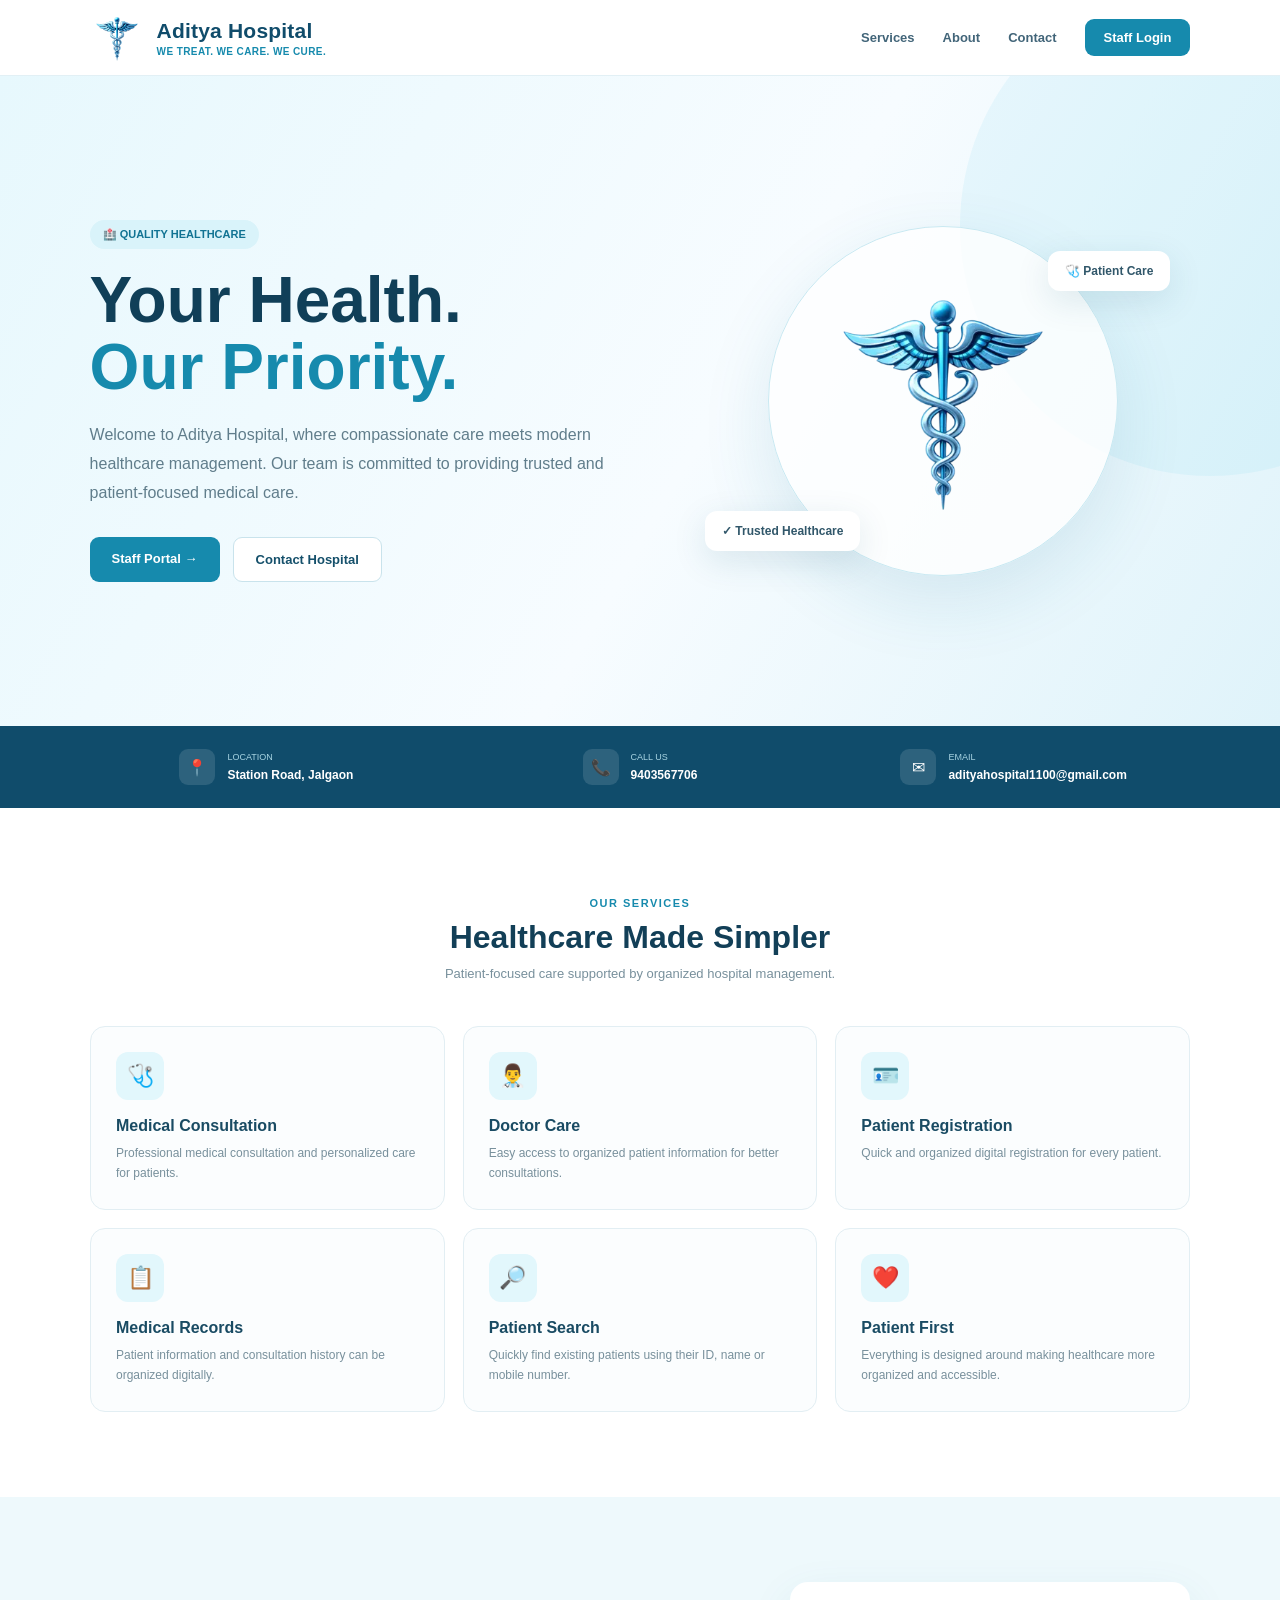
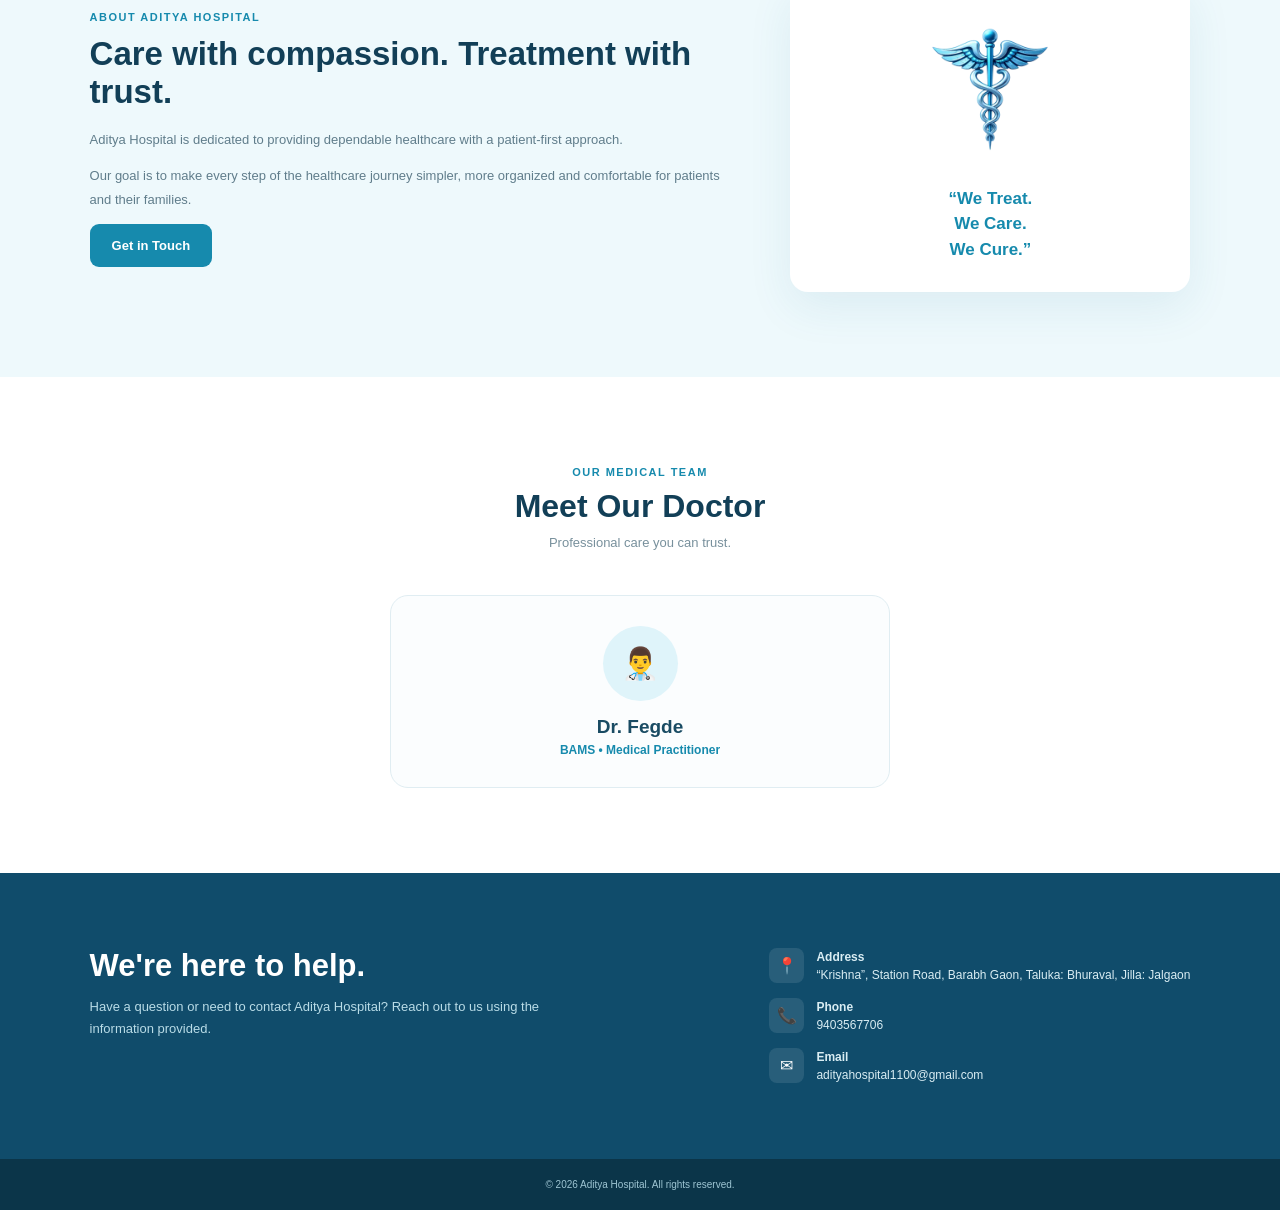
<file: index.html>
<!DOCTYPE html>
<html lang="en">

<head>

    <meta charset="UTF-8">

    <meta name="viewport" content="width=device-width, initial-scale=1.0">

    <title>Aditya Hospital | We Treat. We Care. We Cure.</title>


    <style>

        * {
            margin: 0;
            padding: 0;
            box-sizing: border-box;
            font-family: Arial, Helvetica, sans-serif;
        }


        html {
            scroll-behavior: smooth;
        }


        body {
            background: #f5fbfe;
            color: #123b52;
        }


        /* ================= NAVBAR ================= */

        nav {
            height: 76px;

            background: rgba(255, 255, 255, 0.97);

            display: flex;

            align-items: center;

            justify-content: space-between;

            padding: 0 7%;

            border-bottom: 1px solid #e2f0f5;

            position: sticky;

            top: 0;

            z-index: 1000;
        }


        .brand {
            display: flex;

            align-items: center;

            gap: 13px;
        }


        .brand img {
            width: 54px;
            height: 54px;

            object-fit: contain;
        }


        .brand-text h2 {
            color: #104c6b;

            font-size: 21px;

            letter-spacing: 0.2px;
        }


        .brand-text p {
            color: #168aad;

            font-size: 10px;

            margin-top: 3px;

            font-weight: bold;

            letter-spacing: 0.4px;
        }


        .nav-links {
            display: flex;

            align-items: center;

            gap: 28px;
        }


        .nav-links a {
            text-decoration: none;

            color: #426579;

            font-size: 13px;

            font-weight: 600;
        }


        .nav-links a:hover {
            color: #168aad;
        }


        .login-btn {
            background: #168aad;

            color: white !important;

            padding: 11px 19px;

            border-radius: 9px;

            transition: 0.2s;
        }


        .login-btn:hover {
            background: #105f7b;

            transform: translateY(-1px);
        }



        /* ================= HERO ================= */

        .hero {
            min-height: 650px;

            display: flex;

            align-items: center;

            padding: 70px 7%;

            position: relative;

            overflow: hidden;

            background:
                linear-gradient(
                    120deg,
                    #e7f8fd 0%,
                    #f7fcff 55%,
                    #dff3fa 100%
                );
        }


        .hero::before {
            content: "";

            position: absolute;

            width: 500px;
            height: 500px;

            border-radius: 50%;

            background: rgba(55, 190, 225, 0.08);

            right: -180px;

            top: -100px;
        }


        .hero-content {
            width: 55%;

            position: relative;

            z-index: 2;
        }


        .small-tag {
            display: inline-block;

            background: #d9f3fa;

            color: #117393;

            padding: 8px 13px;

            border-radius: 20px;

            font-size: 11px;

            font-weight: bold;

            margin-bottom: 18px;
        }


        .hero h1 {
            font-size: clamp(42px, 5vw, 66px);

            line-height: 1.05;

            color: #103f58;

            margin-bottom: 20px;
        }


        .hero h1 span {
            color: #168aad;
        }


        .hero-description {
            color: #607d8b;

            font-size: 16px;

            line-height: 1.8;

            max-width: 570px;

            margin-bottom: 30px;
        }


        .hero-buttons {
            display: flex;

            gap: 13px;

            flex-wrap: wrap;
        }


        .primary-btn {
            background: #168aad;

            color: white;

            border: none;

            padding: 14px 22px;

            border-radius: 9px;

            font-weight: bold;

            cursor: pointer;

            font-size: 13px;

            text-decoration: none;

            display: inline-block;
        }


        .primary-btn:hover {
            background: #105f7b;
        }


        .secondary-btn {
            background: white;

            color: #15506b;

            border: 1px solid #c9e3ec;

            padding: 14px 22px;

            border-radius: 9px;

            font-weight: bold;

            cursor: pointer;

            font-size: 13px;

            text-decoration: none;

            display: inline-block;
        }


        .secondary-btn:hover {
            border-color: #168aad;

            background: #f0fbfe;
        }



        /* ================= MEDICAL VISUAL ================= */

        .hero-visual {
            width: 45%;

            min-height: 430px;

            display: flex;

            align-items: center;

            justify-content: center;

            position: relative;
        }


        .logo-circle {
            width: 350px;
            height: 350px;

            border-radius: 50%;

            background:
                rgba(255,255,255,0.8);

            border: 1px solid #c9e9f2;

            display: flex;

            align-items: center;

            justify-content: center;

            box-shadow:
                0 25px 70px
                rgba(24, 112, 145, 0.12);
        }


        .logo-circle img {
            width: 260px;
            height: 260px;

            object-fit: contain;
        }


        .floating-card {
            position: absolute;

            background: white;

            border-radius: 12px;

            padding: 13px 17px;

            box-shadow:
                0 10px 35px
                rgba(20, 80, 105, 0.12);

            font-size: 12px;

            font-weight: bold;

            color: #31576a;
        }


        .card-one {
            top: 65px;
            right: 20px;
        }


        .card-two {
            bottom: 65px;
            left: 10px;
        }



        /* ================= INFO BAR ================= */

        .info-bar {
            background: #104c6b;

            color: white;

            display: grid;

            grid-template-columns:
                repeat(3, 1fr);

            padding: 23px 7%;

            gap: 20px;
        }


        .info-item {
            display: flex;

            align-items: center;

            gap: 12px;

            justify-content: center;
        }


        .info-icon {
            width: 36px;
            height: 36px;

            border-radius: 9px;

            background: rgba(255,255,255,0.12);

            display: flex;

            align-items: center;

            justify-content: center;

            font-size: 16px;
        }


        .info-item small {
            display: block;

            color: #a9d5e3;

            font-size: 9px;

            margin-bottom: 3px;
        }


        .info-item strong {
            font-size: 12px;
        }



        /* ================= SERVICES ================= */

        .services {
            padding: 85px 7%;

            background: white;
        }


        .section-heading {
            text-align: center;

            margin-bottom: 45px;
        }


        .section-heading small {
            color: #168aad;

            font-size: 11px;

            font-weight: bold;

            letter-spacing: 1.5px;
        }


        .section-heading h2 {
            font-size: 32px;

            color: #123f57;

            margin-top: 8px;

            margin-bottom: 10px;
        }


        .section-heading p {
            color: #78909c;

            font-size: 13px;
        }


        .service-grid {
            max-width: 1100px;

            margin: auto;

            display: grid;

            grid-template-columns:
                repeat(3, 1fr);

            gap: 18px;
        }


        .service-card {
            border: 1px solid #e2eef3;

            border-radius: 15px;

            padding: 25px;

            transition: 0.25s;

            background: #fbfdfe;
        }


        .service-card:hover {
            transform: translateY(-5px);

            box-shadow:
                0 12px 30px
                rgba(20, 100, 130, 0.09);

            border-color: #bce1eb;
        }


        .service-icon {
            width: 48px;
            height: 48px;

            border-radius: 12px;

            background: #e2f7fc;

            display: flex;

            align-items: center;

            justify-content: center;

            font-size: 22px;

            margin-bottom: 17px;
        }


        .service-card h3 {
            font-size: 16px;

            color: #194b63;

            margin-bottom: 8px;
        }


        .service-card p {
            font-size: 12px;

            color: #78909c;

            line-height: 1.7;
        }



        /* ================= ABOUT ================= */

        .about {
            padding: 85px 7%;

            background: #eef9fc;

            display: flex;

            align-items: center;

            gap: 70px;
        }


        .about-content {
            flex: 1;
        }


        .about-content small {
            color: #168aad;

            font-weight: bold;

            font-size: 11px;

            letter-spacing: 1.5px;
        }


        .about-content h2 {
            font-size: 33px;

            color: #123f57;

            margin: 10px 0 17px;
        }


        .about-content p {
            color: #607d8b;

            font-size: 13px;

            line-height: 1.8;

            margin-bottom: 13px;
        }


        .about-card {
            width: 400px;

            background: white;

            border-radius: 18px;

            padding: 30px;

            box-shadow:
                0 15px 45px
                rgba(30, 110, 140, 0.09);
        }


        .about-logo {
            text-align: center;

            margin-bottom: 20px;
        }


        .about-logo img {
            width: 150px;
            height: 150px;

            object-fit: contain;
        }


        .quote {
            text-align: center;

            color: #168aad;

            font-size: 17px;

            font-weight: bold;

            line-height: 1.5;
        }



        /* ================= DOCTOR ================= */

        .doctor-section {
            padding: 85px 7%;

            background: white;

            text-align: center;
        }


        .doctor-card {
            max-width: 500px;

            margin: 35px auto 0;

            padding: 30px;

            border: 1px solid #e0edf2;

            border-radius: 18px;

            background: #fbfdfe;
        }


        .doctor-avatar {
            width: 75px;
            height: 75px;

            margin: auto auto 15px;

            border-radius: 50%;

            background: #dff4fa;

            display: flex;

            align-items: center;

            justify-content: center;

            font-size: 31px;
        }


        .doctor-card h3 {
            color: #194b63;

            font-size: 19px;

            margin-bottom: 5px;
        }


        .doctor-card p {
            color: #168aad;

            font-size: 12px;

            font-weight: bold;
        }



        /* ================= CONTACT ================= */

        .contact {
            padding: 75px 7%;

            background: #104c6b;

            color: white;

            display: flex;

            justify-content: space-between;

            gap: 50px;
        }


        .contact-left {
            max-width: 500px;
        }


        .contact-left h2 {
            font-size: 31px;

            margin-bottom: 12px;
        }


        .contact-left p {
            color: #b9dce7;

            font-size: 13px;

            line-height: 1.7;
        }


        .contact-details {
            display: flex;

            flex-direction: column;

            gap: 14px;

            min-width: 330px;
        }


        .contact-item {
            display: flex;

            gap: 12px;

            align-items: flex-start;
        }


        .contact-item-icon {
            width: 35px;
            height: 35px;

            background: rgba(255,255,255,0.1);

            border-radius: 8px;

            display: flex;

            align-items: center;

            justify-content: center;
        }


        .contact-item div:last-child {
            font-size: 12px;

            color: #d9edf3;

            line-height: 1.5;
        }



        /* ================= FOOTER ================= */

        footer {
            background: #0b3549;

            color: #9ec5d3;

            text-align: center;

            padding: 20px;

            font-size: 10px;
        }



        /* ================= RESPONSIVE ================= */

        @media(max-width: 850px) {

            .nav-links a:not(.login-btn) {
                display: none;
            }


            .hero {
                flex-direction: column;

                text-align: center;

                padding-top: 55px;
            }


            .hero-content {
                width: 100%;
            }


            .hero-description {
                margin-left: auto;
                margin-right: auto;
            }


            .hero-buttons {
                justify-content: center;
            }


            .hero-visual {
                width: 100%;

                min-height: 370px;
            }


            .service-grid {
                grid-template-columns: 1fr 1fr;
            }


            .about {
                flex-direction: column;

                gap: 40px;
            }


            .about-card {
                width: 100%;

                max-width: 400px;
            }


            .contact {
                flex-direction: column;
            }

        }


        @media(max-width: 550px) {

            .brand-text p {
                display: none;
            }


            .brand-text h2 {
                font-size: 17px;
            }


            .brand img {
                width: 45px;
                height: 45px;
            }


            .info-bar {
                grid-template-columns: 1fr;
            }


            .service-grid {
                grid-template-columns: 1fr;
            }


            .logo-circle {
                width: 280px;
                height: 280px;
            }


            .logo-circle img {
                width: 210px;
                height: 210px;
            }


            .floating-card {
                display: none;
            }


            .contact-details {
                min-width: 0;
            }

        }

    </style>

</head>



<body>


    <!-- ================= NAVBAR ================= -->

    <nav>


        <div class="brand">

            <img
                src="logo.webp"
                alt="Aditya Hospital Logo"
            >


            <div class="brand-text">

                <h2>
                    Aditya Hospital
                </h2>

                <p>
                    WE TREAT. WE CARE. WE CURE.
                </p>

            </div>

        </div>


        <div class="nav-links">

            <a href="#services">
                Services
            </a>

            <a href="#about">
                About
            </a>

            <a href="#contact">
                Contact
            </a>

            <a
                href="login.html"
                class="login-btn">

                Staff Login

            </a>

        </div>

    </nav>



    <!-- ================= HERO ================= -->

    <section class="hero">


        <div class="hero-content">


            <div class="small-tag">
                🏥 QUALITY HEALTHCARE
            </div>


            <h1>

                Your Health.<br>

                <span>Our Priority.</span>

            </h1>


            <p class="hero-description">

                Welcome to Aditya Hospital, where
                compassionate care meets modern
                healthcare management. Our team is
                committed to providing trusted and
                patient-focused medical care.

            </p>


            <div class="hero-buttons">

                <a
                    href="login.html"
                    class="primary-btn">

                    Staff Portal →

                </a>


                <a
                    href="#contact"
                    class="secondary-btn">

                    Contact Hospital

                </a>

            </div>

        </div>



        <!-- MEDICAL LOGO -->

        <div class="hero-visual">


            <div class="logo-circle">

                <img
                    src="logo.webp"
                    alt="Aditya Hospital Medical Logo"
                >

            </div>


            <div class="floating-card card-one">

                🩺 Patient Care

            </div>


            <div class="floating-card card-two">

                ✓ Trusted Healthcare

            </div>


        </div>


    </section>



    <!-- ================= INFO BAR ================= -->

    <section class="info-bar">


        <div class="info-item">

            <div class="info-icon">
                📍
            </div>

            <div>

                <small>
                    LOCATION
                </small>

                <strong>
                    Station Road, Jalgaon
                </strong>

            </div>

        </div>


        <div class="info-item">

            <div class="info-icon">
                📞
            </div>

            <div>

                <small>
                    CALL US
                </small>

                <strong>
                    9403567706
                </strong>

            </div>

        </div>


        <div class="info-item">

            <div class="info-icon">
                ✉
            </div>

            <div>

                <small>
                    EMAIL
                </small>

                <strong>
                    adityahospital1100@gmail.com
                </strong>

            </div>

        </div>


    </section>



    <!-- ================= SERVICES ================= -->

    <section
        class="services"
        id="services">


        <div class="section-heading">

            <small>
                OUR SERVICES
            </small>

            <h2>
                Healthcare Made Simpler
            </h2>

            <p>
                Patient-focused care supported by
                organized hospital management.
            </p>

        </div>


        <div class="service-grid">


            <div class="service-card">

                <div class="service-icon">
                    🩺
                </div>

                <h3>
                    Medical Consultation
                </h3>

                <p>
                    Professional medical consultation
                    and personalized care for patients.
                </p>

            </div>


            <div class="service-card">

                <div class="service-icon">
                    👨‍⚕️
                </div>

                <h3>
                    Doctor Care
                </h3>

                <p>
                    Easy access to organized patient
                    information for better consultations.
                </p>

            </div>


            <div class="service-card">

                <div class="service-icon">
                    🪪
                </div>

                <h3>
                    Patient Registration
                </h3>

                <p>
                    Quick and organized digital
                    registration for every patient.
                </p>

            </div>


            <div class="service-card">

                <div class="service-icon">
                    📋
                </div>

                <h3>
                    Medical Records
                </h3>

                <p>
                    Patient information and consultation
                    history can be organized digitally.
                </p>

            </div>


            <div class="service-card">

                <div class="service-icon">
                    🔎
                </div>

                <h3>
                    Patient Search
                </h3>

                <p>
                    Quickly find existing patients using
                    their ID, name or mobile number.
                </p>

            </div>


            <div class="service-card">

                <div class="service-icon">
                    ❤️
                </div>

                <h3>
                    Patient First
                </h3>

                <p>
                    Everything is designed around
                    making healthcare more organized
                    and accessible.
                </p>

            </div>


        </div>

    </section>



    <!-- ================= ABOUT ================= -->

    <section
        class="about"
        id="about">


        <div class="about-content">

            <small>
                ABOUT ADITYA HOSPITAL
            </small>


            <h2>
                Care with compassion.
                Treatment with trust.
            </h2>


            <p>
                Aditya Hospital is dedicated to
                providing dependable healthcare
                with a patient-first approach.
            </p>


            <p>
                Our goal is to make every step of
                the healthcare journey simpler,
                more organized and comfortable
                for patients and their families.
            </p>


            <a
                href="#contact"
                class="primary-btn">

                Get in Touch

            </a>

        </div>



        <div class="about-card">


            <div class="about-logo">

                <img
                    src="logo.webp"
                    alt="Aditya Hospital Logo"
                >

            </div>


            <div class="quote">

                “We Treat.<br>
                We Care.<br>
                We Cure.”

            </div>


        </div>


    </section>



    <!-- ================= DOCTOR ================= -->

    <section class="doctor-section">


        <div class="section-heading">

            <small>
                OUR MEDICAL TEAM
            </small>

            <h2>
                Meet Our Doctor
            </h2>

            <p>
                Professional care you can trust.
            </p>

        </div>


        <div class="doctor-card">


            <div class="doctor-avatar">
                👨‍⚕️
            </div>


            <h3>
                Dr. Fegde
            </h3>


            <p>
                BAMS • Medical Practitioner
            </p>

        </div>


    </section>



    <!-- ================= CONTACT ================= -->

    <section
        class="contact"
        id="contact">


        <div class="contact-left">

            <h2>
                We're here to help.
            </h2>


            <p>
                Have a question or need to contact
                Aditya Hospital? Reach out to us
                using the information provided.
            </p>

        </div>



        <div class="contact-details">


            <div class="contact-item">

                <div class="contact-item-icon">
                    📍
                </div>

                <div>

                    <strong>
                        Address
                    </strong>

                    <br>

                    “Krishna”, Station Road,
                    Barabh Gaon,
                    Taluka: Bhuraval,
                    Jilla: Jalgaon

                </div>

            </div>


            <div class="contact-item">

                <div class="contact-item-icon">
                    📞
                </div>

                <div>

                    <strong>
                        Phone
                    </strong>

                    <br>

                    9403567706

                </div>

            </div>


            <div class="contact-item">

                <div class="contact-item-icon">
                    ✉
                </div>

                <div>

                    <strong>
                        Email
                    </strong>

                    <br>

                    adityahospital1100@gmail.com

                </div>

            </div>


        </div>


    </section>



    <!-- ================= FOOTER ================= -->

    <footer>

        © 2026 Aditya Hospital.
        All rights reserved.

    </footer>



</body>

</html>
</file>
